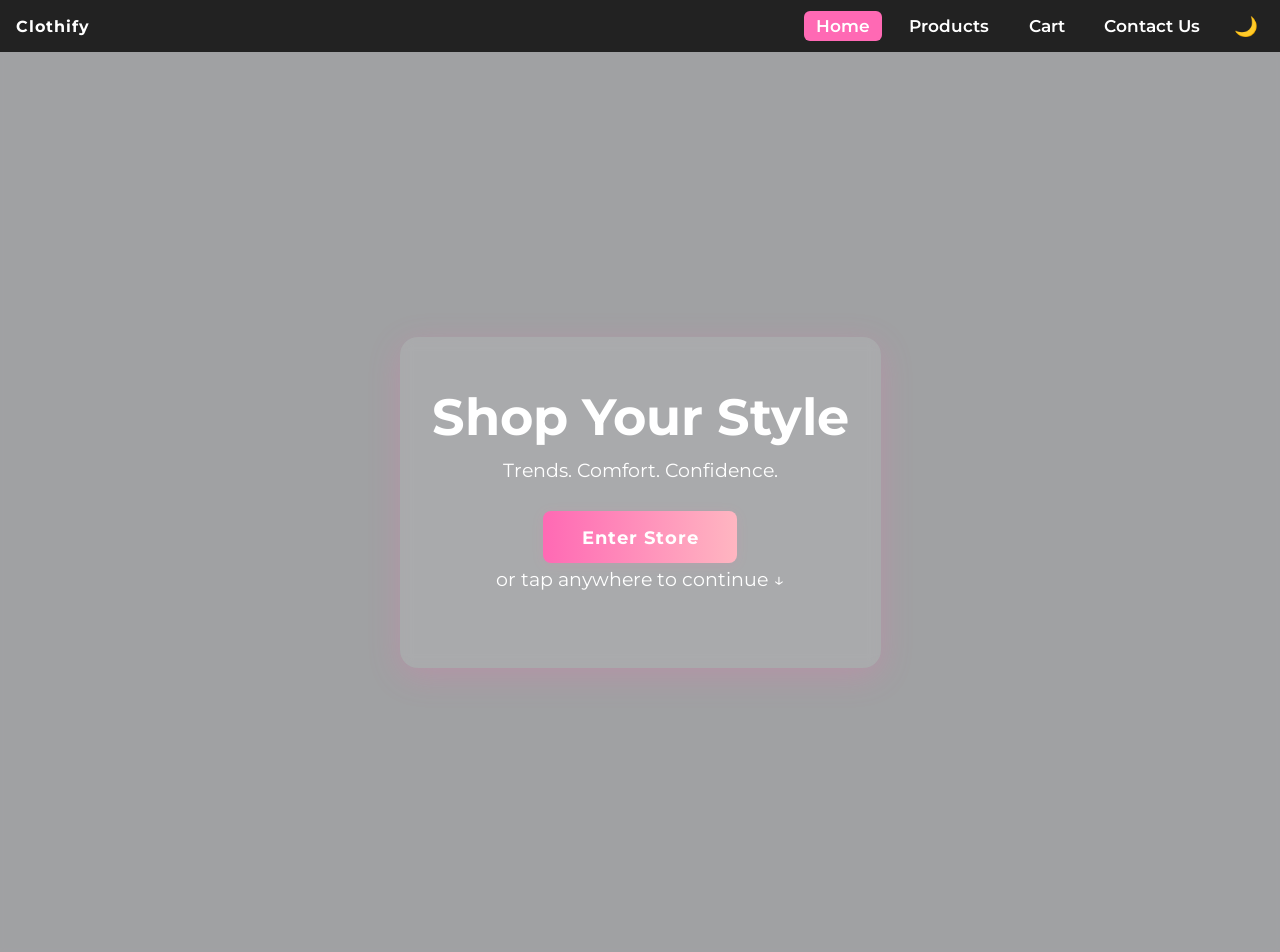
<file: index.html>
<!DOCTYPE html>
<html lang="en">
<head>
  <meta charset="UTF-8" />
  <title>Clothify - Home</title>
  <meta name="viewport" content="width=device-width, initial-scale=1" />
  <link rel="preconnect" href="https://fonts.googleapis.com">
  <link href="https://fonts.googleapis.com/css2?family=Montserrat:wght@400;600;700&display=swap" rel="stylesheet">
  <link rel="stylesheet" href="style.css" />
</head>
<body class="landing-body">
  <nav class="top-nav">
    <div class="brand">Clothify</div>
    <div class="nav-links">
      <a href="index.html" class="active">Home</a>
      <a href="products.html">Products</a>
      <a href="cart.html">Cart</a>
      <a href="contact.html">Contact Us</a>
      <button id="theme-toggle" aria-label="Toggle theme">🌙</button>
    </div>
  </nav>

  <section class="landing" id="landing">
    <div class="landing-overlay"></div>
    <div class="landing-content">
      <h1 class="fade-in-up">Shop Your Style</h1>
      <p class="fade-in-up delay-1">Trends. Comfort. Confidence.</p>
      <a href="products.html" class="cta-btn fade-in-up delay-2">Enter Store</a>
      <p class="tap-anywhere fade-in-up delay-3">or tap anywhere to continue ↓</p>
    </div>
  </section>

  <script src="script.js"></script>
</body>
</html>
</file>
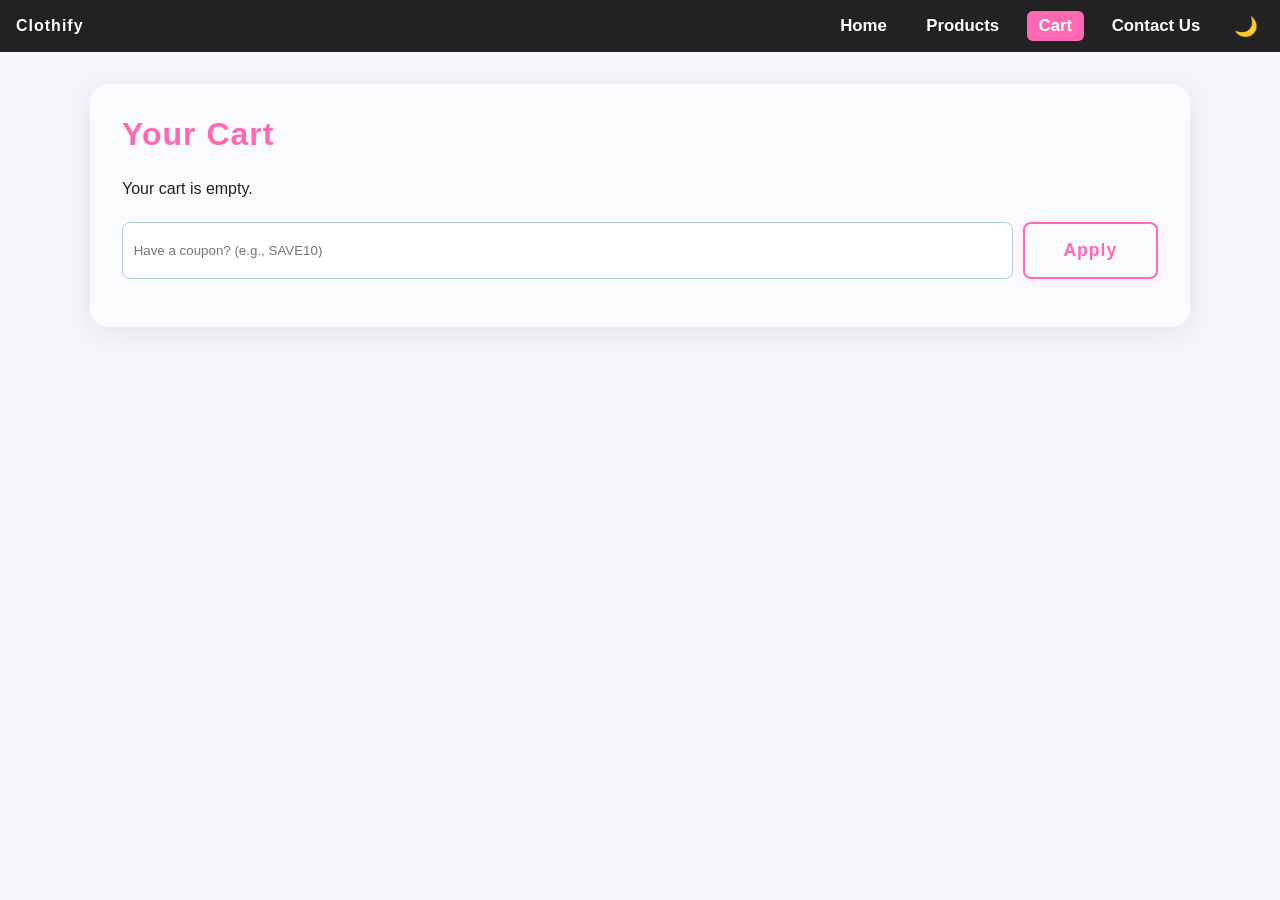
<file: cart.html>
<!DOCTYPE html>
<html lang="en">
<head>
  <meta charset="UTF-8" />
  <title>Clothify - Cart</title>
  <meta name="viewport" content="width=device-width, initial-scale=1" />
  <link rel="stylesheet" href="style.css" />
</head>
<body>
  <nav class="top-nav">
    <div class="brand">Clothify</div>
    <div class="nav-links">
      <a href="index.html">Home</a>
      <a href="products.html">Products</a>
      <a href="cart.html" class="active">Cart</a>
      <a href="contact.html">Contact Us</a>
      <button id="theme-toggle" aria-label="Toggle theme">🌙</button>
    </div>
  </nav>

  <main>
    <h2>Your Cart</h2>
    <div id="cart-items"></div>

    <div id="cart-summary"></div>

    <div class="coupon-row">
      <input type="text" id="coupon" placeholder="Have a coupon? (e.g., SAVE10)" />
      <button id="apply-coupon" class="cta-btn outline">Apply</button>
    </div>

    <button id="place-order-btn" class="cta-btn">Place Order</button>

    <form id="order-form" style="display:none;">
      <h3>Enter Your Details</h3>
      <input type="text" id="name" placeholder="Name" required />
      <input type="text" id="address" placeholder="Address" required />
      <input type="email" id="email" placeholder="Email" required />
      <input type="tel" id="phone" placeholder="Phone Number" required />
      <button type="submit" class="cta-btn">Submit Order</button>
    </form>

    <div id="order-success" style="display:none;">
      <h3>Order Placed Successfully</h3>
      <p>Thank you for shopping with us!</p>
    </div>
  </main>

  <div id="toast"></div>

  <script src="script.js"></script>
</body>
</html>
</file>
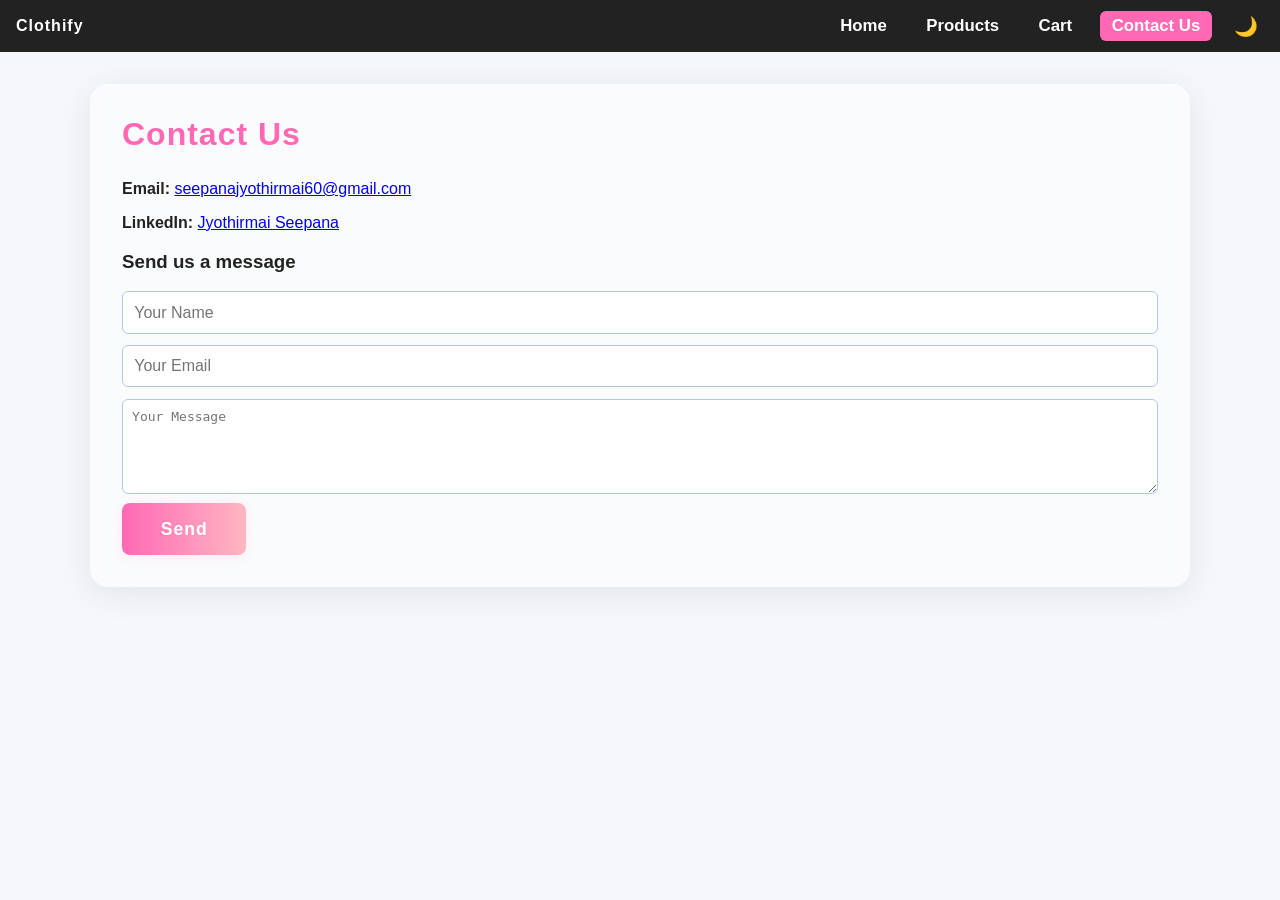
<file: contact.html>
<!DOCTYPE html>
<html lang="en">
<head>
  <meta charset="UTF-8" />
  <title>Clothify - Contact Us</title>
  <meta name="viewport" content="width=device-width, initial-scale=1" />
  <link rel="stylesheet" href="style.css" />
</head>
<body>
  <nav class="top-nav">
    <div class="brand">Clothify</div>
    <div class="nav-links">
      <a href="index.html">Home</a>
      <a href="products.html">Products</a>
      <a href="cart.html">Cart</a>
      <a href="contact.html" class="active">Contact Us</a>
      <button id="theme-toggle" aria-label="Toggle theme">🌙</button>
    </div>
  </nav>

  <main>
    <h2>Contact Us</h2>
    <div class="contact-info">
      <p><strong>Email:</strong> <a href="mailto:seepanajyothirmai60@gmail.com">seepanajyothirmai60@gmail.com</a></p>
      <p><strong>LinkedIn:</strong> <a href="https://www.linkedin.com/in/jyothirmai-seepana" target="_blank" rel="noreferrer noopener">Jyothirmai Seepana</a></p>
    </div>

    <form id="contact-form" class="contact-form">
      <h3>Send us a message</h3>
      <input type="text" id="c-name" placeholder="Your Name" required />
      <input type="email" id="c-email" placeholder="Your Email" required />
      <textarea id="c-message" rows="5" placeholder="Your Message" required></textarea>
      <button class="cta-btn" type="submit">Send</button>
    </form>

    <div id="contact-success" class="hidden success-msg">
      ✅ Thanks! We’ll get back to you soon.
    </div>
  </main>

  <div id="toast"></div>
  <script src="script.js"></script>
</body>
</html>
</file>
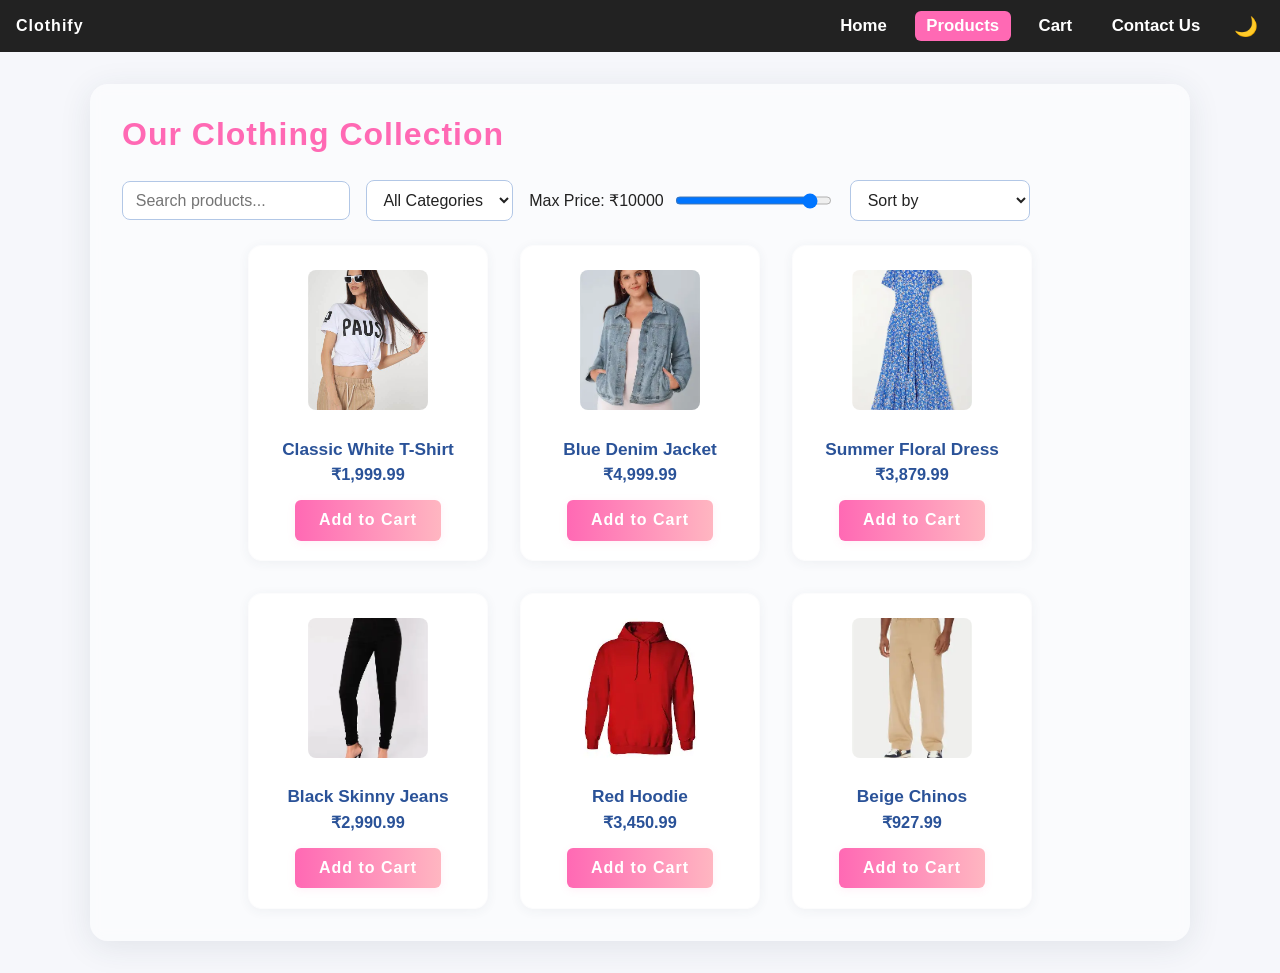
<file: products.html>
<!DOCTYPE html>
<html lang="en">
<head>
  <meta charset="UTF-8" />
  <title>Clothify - Products</title>
  <meta name="viewport" content="width=device-width, initial-scale=1" />
  <link rel="stylesheet" href="style.css" />
</head>
<body>
  <nav class="top-nav">
    <div class="brand">Clothify</div>
    <div class="nav-links">
      <a href="index.html">Home</a>
      <a href="products.html" class="active">Products</a>
      <a href="cart.html">Cart</a>
      <a href="contact.html">Contact Us</a>
      <button id="theme-toggle" aria-label="Toggle theme">🌙</button>
    </div>
  </nav>

  <main>
    <h2>Our Clothing Collection</h2>

    <section class="filters">
      <input type="text" id="search" placeholder="Search products..." />
      <select id="category">
        <option value="all">All Categories</option>
        <option value="tops">Tops</option>
        <option value="outerwear">Outerwear</option>
        <option value="dresses">Dresses</option>
        <option value="bottoms">Bottoms</option>
        <option value="hoodies">Hoodies</option>
        <option value="trousers">Trousers</option>
      </select>

      <label class="price-filter">
        <span>Max Price: ₹<span id="price-value">10000</span></span>
        <input type="range" id="price" min="0" max="10000" step="100" value="10000" />
      </label>

      <select id="sort">
        <option value="default">Sort by</option>
        <option value="price-asc">Price: Low → High</option>
        <option value="price-desc">Price: High → Low</option>
        <option value="name-asc">Name: A → Z</option>
        <option value="name-desc">Name: Z → A</option>
      </select>
    </section>

    <div class="products" id="product-list">
      <!-- Skeletons while loading -->
      <div class="skeleton-card"></div>
      <div class="skeleton-card"></div>
      <div class="skeleton-card"></div>
      <div class="skeleton-card"></div>
    </div>
  </main>

  <div id="toast"></div>

  <script src="script.js"></script>
</body>
</html>
</file>
<file: style.css>
:root {
  --bg: #f6f7fb;
  --surface: #ffffff;
  --text: #222;
  --muted: #666;
  --brand: #ff69b4;
  --brand-dark: #ff1493;
  --accent: #2a5298;
  --shadow: 0 6px 32px rgba(44, 62, 80, 0.1);
  --radius: 18px;
}

:root.dark {
  --bg: #0e0e11;
  --surface: #1a1a1e;
  --text: #f2f2f2;
  --muted: #bbbbbb;
  --brand: #ff69b4;
  --brand-dark: #ff1493;
  --accent: #7aa2ff;
  --shadow: 0 6px 32px rgba(0, 0, 0, 0.4);
}

* { box-sizing: border-box; }

html, body {
  margin: 0;
  padding: 0;
  font-family: 'Montserrat', Arial, sans-serif;
  background: var(--bg);
  color: var(--text);
}

body {
    font-family: 'Montserrat', Arial, sans-serif;
    margin: 0;
    background: url('https://images.unsplash.com/photo-1506744038136-46273834b3fb?auto=format&fit=crop&w=1500&q=80') no-repeat center center fixed;
    background-size: cover;
    color: #222;
}

/* ---------- Top nav ---------- */
.top-nav {
  background: #222;
  color: #fff;
  padding: 0.7em 1em;
  display: flex;
  align-items: center;
  justify-content: space-between;
  position: sticky;
  top: 0;
  z-index: 999;
}
.top-nav .brand {
  font-weight: 700;
  letter-spacing: 1px;
}
.top-nav .nav-links {
  display: flex;
  align-items: center;
  gap: 1em;
}
.top-nav a {
  color: #fff;
  text-decoration: none;
  font-weight: 600;
  font-size: 1.05em;
  padding: 0.3em 0.7em;
  border-radius: 6px;
  transition: background 0.2s;
}
.top-nav a.active,
.top-nav a:hover {
  background: var(--brand);
}
#theme-toggle {
  background: transparent;
  border: none;
  color: #fff;
  font-size: 1.2em;
  cursor: pointer;
  transition: transform 0.15s;
}
#theme-toggle:hover {
  transform: scale(1.1);
}

/* ---------- Landing ---------- */
.landing-body {
  overflow: hidden;
}
.landing {
  min-height: 100vh;
  display: grid;
  place-items: center;
  background: url('https://images.unsplash.com/photo-1522199710521-72d69614c702?q=80&w=1600&auto=format&fit=crop') center/cover no-repeat fixed;
  position: relative;
  cursor: pointer;
}
.landing-overlay {
  position: absolute; inset: 0;
  background: rgba(0,0,0,0.35);
  backdrop-filter: blur(2px);
}
.landing-content {
  position: relative;
  z-index: 2;
  text-align: center;
  background: rgba(255,255,255,0.1);
  padding: 3rem 2rem;
  border-radius: var(--radius);
  box-shadow: 0 8px 32px rgba(255, 105, 180, 0.23);
  color: #fff;
  backdrop-filter: blur(6px);
}
.landing-content h1 {
  font-size: 3.2em;
  margin: 0 0 0.2em;
}
.landing-content p {
  font-size: 1.2em;
  margin: 0.2em 0 1.5em 0;
}
.tap-anywhere {
  margin-top: 1.5rem;
  font-size: 0.9em;
  opacity: 0.8;
}

/* ---------- Animations ---------- */
.fade-in-up {
  opacity: 0;
  transform: translateY(12px);
  animation: fadeUp 0.6s forwards;
}
.delay-1 { animation-delay: 0.15s; }
.delay-2 { animation-delay: 0.3s; }
.delay-3 { animation-delay: 0.45s; }

@keyframes fadeUp {
  to { opacity: 1; transform: translateY(0); }
}

/* ---------- Main shells ---------- */
main {
    max-width: 1100px;
    margin: 2em auto;
    padding: 2em;
    background: rgba(255, 255, 255, 0.479); /* Transparent background */
    border-radius: 18px;
    box-shadow: 0 6px 32px rgba(44, 62, 80, 0.10);
    backdrop-filter: blur(6px);
}

h2 {
  color: var(--brand);
  margin-top: 0;
  font-size: 2em;
  letter-spacing: 1px;
}

/* ---------- CTA buttons ---------- */
.cta-btn {
  background: linear-gradient(90deg, var(--brand) 0%, #ffb6c1 100%);
  color: #fff;
  border: none;
  padding: 0.9em 2.2em;
  border-radius: 8px;
  font-size: 1.1em;
  font-weight: 700;
  letter-spacing: 1px;
  cursor: pointer;
  box-shadow: 0 2px 12px rgba(255,105,180,0.13);
  text-decoration: none;
  transition: background 0.2s, transform 0.15s;
  display: inline-block;
}
.cta-btn:hover {
  background: linear-gradient(90deg, var(--brand-dark) 0%, var(--brand) 100%);
  transform: scale(1.04);
}
.cta-btn.outline {
  background: transparent;
  color: var(--brand);
  border: 2px solid var(--brand);
}
.cta-btn.outline:hover {
  background: var(--brand);
  color: #fff;
}

/* ---------- Filters ---------- */
.filters {
  display: flex;
  flex-wrap: wrap;
  gap: 1em;
  margin-bottom: 1.5em;
  align-items: center;
}
.filters input[type="text"],
.filters select,
.filters input[type="range"] {
  padding: 0.6em 0.8em;
  border-radius: 8px;
  border: 1px solid #b2c7e6;
  font-size: 1em;
  background: var(--surface);
  color: var(--text);
}
.price-filter {
  display: flex;
  gap: 0.6em;
  align-items: center;
}

/* ---------- Products ---------- */
.products {
  display: flex;
  flex-wrap: wrap;
  gap: 2em;
  justify-content: center;
}
.product-card {
  background: var(--surface);
  border: 1px solid #e3e8ee20;
  border-radius: 14px;
  width: 240px;
  padding: 1.5em 1em 1.2em 1em;
  text-align: center;
  box-shadow: 0 2px 12px rgba(44, 62, 80, 0.06);
  transition: transform 0.18s, box-shadow 0.18s, border-color 0.18s, background 0.18s;
  position: relative;
}
.product-card:hover {
  transform: translateY(-8px) scale(1.03);
  box-shadow: 0 8px 32px rgba(255, 105, 180, 0.23);
  border-color: var(--brand);
  background: #fff0f620;
}
.product-card img {
  width: 120px;
  height: 140px;
  object-fit: cover;
  margin-bottom: 1em;
  border-radius: 8px;
}
.product-card h3 {
  font-size: 1.08em;
  margin: 0.5em 0 0.3em 0;
  color: var(--accent);
  font-weight: 700;
}
.product-card p {
  color: var(--accent);
  margin: 0.3em 0 1em 0;
  font-size: 1.02em;
  font-weight: 600;
}
.product-card button {
  background: linear-gradient(90deg, var(--brand) 0%, #ffb6c1 100%);
  color: #fff;
  border: none;
  padding: 0.7em 1.5em;
  border-radius: 6px;
  cursor: pointer;
  font-size: 1em;
  font-weight: 700;
  letter-spacing: 1px;
  box-shadow: 0 2px 8px rgba(255,105,180,0.10);
  transition: background 0.2s, transform 0.15s;
}
.product-card button:hover {
  background: linear-gradient(90deg, var(--brand-dark) 0%, var(--brand) 100%);
  transform: scale(1.06);
}

/* ---------- Skeletons ---------- */
.skeleton-card {
  width: 240px;
  height: 280px;
  border-radius: 14px;
  background: linear-gradient(120deg, #e6e6e6 25%, #f0f0f0 37%, #e6e6e6 63%);
  background-size: 400% 100%;
  animation: shimmer 1.4s ease infinite;
}
@keyframes shimmer {
  0% { background-position: 100% 0; }
  100% { background-position: -100% 0; }
}

/* ---------- Cart ---------- */
#cart-items { margin-bottom: 1.5em; }
.cart-item {
  display: grid;
  grid-template-columns: 70px 1fr auto auto auto;
  align-items: center;
  gap: 0.8em;
  border-bottom: 1px solid #e3e8ee40;
  padding: 0.7em 0;
}
.cart-item img {
  width: 60px; height: 70px;
  object-fit: cover;
  border-radius: 6px;
}
.cart-item-name {
  font-weight: 600;
  color: var(--accent);
}
.qty-controls {
  display: flex;
  align-items: center;
  gap: 0.4em;
}
.qty-controls button {
  border: none;
  padding: 0.3em 0.6em;
  border-radius: 6px;
  cursor: pointer;
  background: #e3e8ee40;
  color: var(--text);
}
.cart-item-remove {
  color: #e74c3c;
  cursor: pointer;
  font-size: 1.2em;
  margin-left: 1em;
}
#cart-summary {
  font-size: 1.08em;
  font-weight: 700;
  color: var(--accent);
  margin-bottom: 1em;
}
.coupon-row {
  display: flex;
  gap: 0.6em;
  margin-bottom: 1em;
}
.coupon-row input {
  flex: 1;
  padding: 0.6em 0.8em;
  border-radius: 8px;
  border: 1px solid #b2c7e6;
}

/* ---------- Forms ---------- */
#order-form input,
.contact-form input,
.contact-form textarea {
  display: block;
  width: 100%;
  margin: 0.7em 0;
  padding: 0.7em;
  border-radius: 6px;
  border: 1px solid #b2c7e6;
  font-size: 1em;
  background: var(--surface);
  color: var(--text);
}
#order-success {
  text-align: center;
  color: #27ae60;
}
.success-msg {
  color: #27ae60;
  margin-top: 1em;
}
.hidden { display: none; }

/* ---------- Toast ---------- */
#toast {
  position: fixed;
  left: 50%;
  transform: translateX(-50%);
  bottom: 24px;
  background: var(--surface);
  color: var(--text);
  padding: 0.8em 1.2em;
  border-radius: 8px;
  box-shadow: var(--shadow);
  opacity: 0;
  pointer-events: none;
  transition: opacity 0.2s, transform 0.2s;
  z-index: 1000;
}
#toast.show {
  opacity: 1;
  transform: translateX(-50%) translateY(-6px);
}

/* ---------- Links ---------- */
a { transition: color 0.2s; }
a:hover { color: var(--brand); }

/* ---------- Responsive ---------- */
@media (max-width: 800px) {
  .products { flex-direction: column; align-items: center; }
  main { padding: 1em 2vw; }
  .landing-content { padding: 2em 1em; }
  .cart-item {
    grid-template-columns: 60px 1fr auto auto;
    grid-template-areas:
      "img name name remove"
      "img qty price remove";
  }
}
</file>
